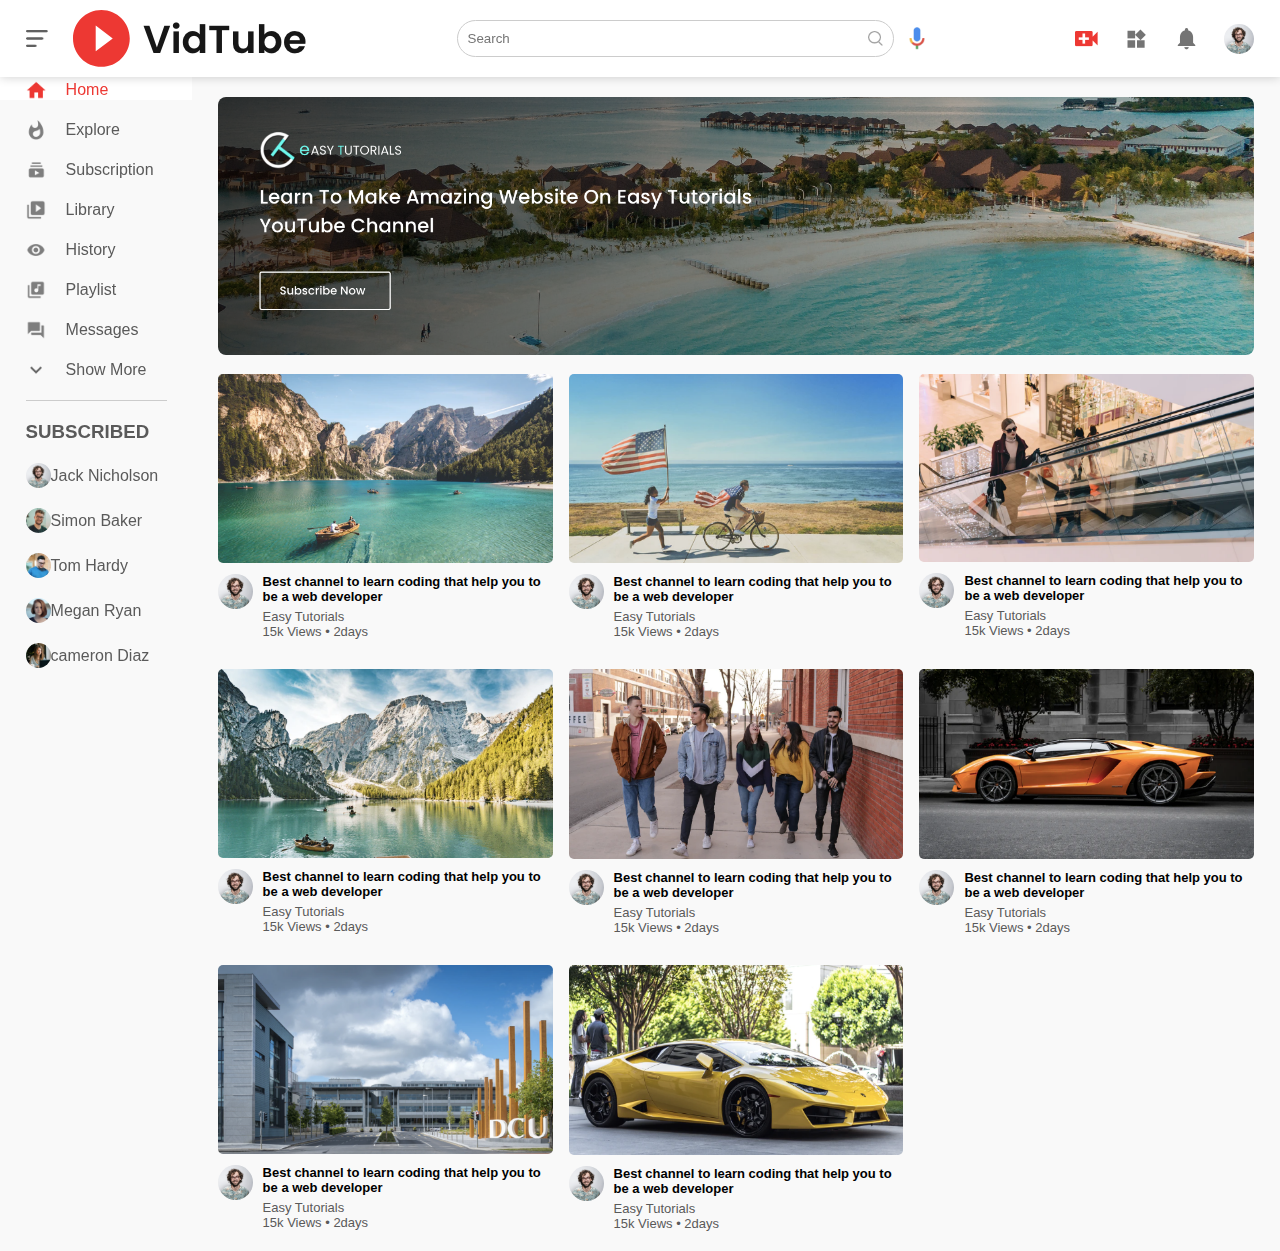
<file: index.html>
<!DOCTYPE html>
<html lang="en">
  <head>
    <meta charset="UTF-8" />
    <meta http-equiv="X-UA-Compatible" content="IE=edge" />
    <meta name="viewport" content="width=device-width, initial-scale=1.0" />
    <title>Video Sharing PLatform -VidTube</title>
    <link rel="stylesheet" href="style.css" />
  </head>
  <body>
    <nav class="flex-div">
      <div class="nav-left flex-div">
        <img src="images/menu.png" class="menu-icon" />
        <img src="images/logo.png" class="logo" />
      </div>

      <div class="nav-middle flex-div">
        <div class="search-box flex-div">
          <input type="text" placeholder="Search" />
          <img src="images/search.png" />
        </div>
        <img src="images/voice-search.png" class="mic-icon" />
      </div>

      <div class="nav-right flex-div">
        <img src="images/upload.png" />
        <img src="images/more.png" />
        <img src="images/notification.png" />
        <img src="images/Jack.png" class="user-icon" />
      </div>
    </nav>
    <!-------sidebar-->
    <div class="sidebar">
      <div class="shortcut-links">
        <a href=""
          ><img src="images/home.png" />
          <p>Home</p></a
        >
        <a href=""
          ><img src="images/explore.png" />
          <p>Explore</p></a
        >
        <a href=""
          ><img src="images/subscriprion.png" />
          <p>Subscription</p></a
        >
        <a href=""
          ><img src="images/library.png" />
          <p>Library</p></a
        >
        <a href=""
          ><img src="images/history.png" />
          <p>History</p></a
        >
        <a href=""
          ><img src="images/playlist.png" />
          <p>Playlist</p></a
        >
        <a href=""
          ><img src="images/messages.png" />
          <p>Messages</p></a
        >
        <a href=""
          ><img src="images/show-more.png" />
          <p>Show More</p></a
        >
        <hr />
      </div>
      <div class="subscribed-list">
        <h3>SUBSCRIBED</h3>
        <a href=""
          ><img src="images/Jack.png" />
          <p>Jack Nicholson</p></a
        >
        <a href=""
          ><img src="images/simon.png" />
          <p>Simon Baker</p></a
        >
        <a href=""
          ><img src="images/tom.png" />
          <p>Tom Hardy</p></a
        >
        <a href=""
          ><img src="images/megan.png" />
          <p>Megan Ryan</p></a
        >
        <a href=""
          ><img src="images/cameron.png" />
          <p>cameron Diaz</p></a
        >
      </div>
    </div>

    <!------main--------->
    <div class="container">
      <div class="banner">
        <img src="images/banner.png" />
      </div>
      <div class="list-container">
        <div class="vid-list">
          <a href="play-video.html"> <img src="images/thumbnail1.png" class="thumbnail" /></a>
          <div class="flex-div">
            <img src="images/Jack.png">
          <div class="vid-info">
              <a href="play-video.html">Best channel to learn coding that help you to be a web developer</a>
              <p>Easy Tutorials</p>
              <p>15k Views &bull; 2days</p>
          </div>
        </div>
      </div>
      <div class="vid-list">
          <a href=""> <img src="images/thumbnail2.png" class="thumbnail" /></a>
          <div class="flex-div">
            <img src="images/Jack.png">
          <div class="vid-info">
              <a href="">Best channel to learn coding that help you to be a web developer</a>
              <p>Easy Tutorials</p>
              <p>15k Views &bull; 2days</p>
          </div>
        </div>
      </div>
      <div class="vid-list">
          <a href=""> <img src="images/thumbnail3.png" class="thumbnail" /></a>
          <div class="flex-div">
            <img src="images/Jack.png">
          <div class="vid-info">
              <a href="">Best channel to learn coding that help you to be a web developer</a>
              <p>Easy Tutorials</p>
              <p>15k Views &bull; 2days</p>
          </div>
        </div>
      </div>
      <div class="vid-list">
          <a href=""> <img src="images/thumbnail4.png" class="thumbnail" /></a>
          <div class="flex-div">
            <img src="images/Jack.png">
          <div class="vid-info">
              <a href="">Best channel to learn coding that help you to be a web developer</a>
              <p>Easy Tutorials</p>
              <p>15k Views &bull; 2days</p>
          </div>
        </div>
      </div>
      <div class="vid-list">
          <a href=""> <img src="images/thumbnail5.png" class="thumbnail" /></a>
          <div class="flex-div">
            <img src="images/Jack.png">
          <div class="vid-info">
              <a href="">Best channel to learn coding that help you to be a web developer</a>
              <p>Easy Tutorials</p>
              <p>15k Views &bull; 2days</p>
          </div>
        </div>
      </div>
      <div class="vid-list">
          <a href=""> <img src="images/thumbnail6.png" class="thumbnail" /></a>
          <div class="flex-div">
            <img src="images/Jack.png">
          <div class="vid-info">
              <a href="">Best channel to learn coding that help you to be a web developer</a>
              <p>Easy Tutorials</p>
              <p>15k Views &bull; 2days</p>
          </div>
        </div>
      </div>
      <div class="vid-list">
          <a href=""> <img src="images/thumbnail7.png" class="thumbnail" /></a>
          <div class="flex-div">
            <img src="images/Jack.png">
          <div class="vid-info">
              <a href="">Best channel to learn coding that help you to be a web developer</a>
              <p>Easy Tutorials</p>
              <p>15k Views &bull; 2days</p>
          </div>
        </div>
      </div>
      <div class="vid-list">
          <a href=""> <img src="images/thumbnail8.png" class="thumbnail" /></a>
          <div class="flex-div">
            <img src="images/Jack.png">
          <div class="vid-info">
              <a href="">Best channel to learn coding that help you to be a web developer</a>
              <p>Easy Tutorials</p>
              <p>15k Views &bull; 2days</p>
          </div>
        </div>
      </div>
    </div>
    </div>
  </div>
    <script src="script.js"></script>
  </body>
</html>
</file>
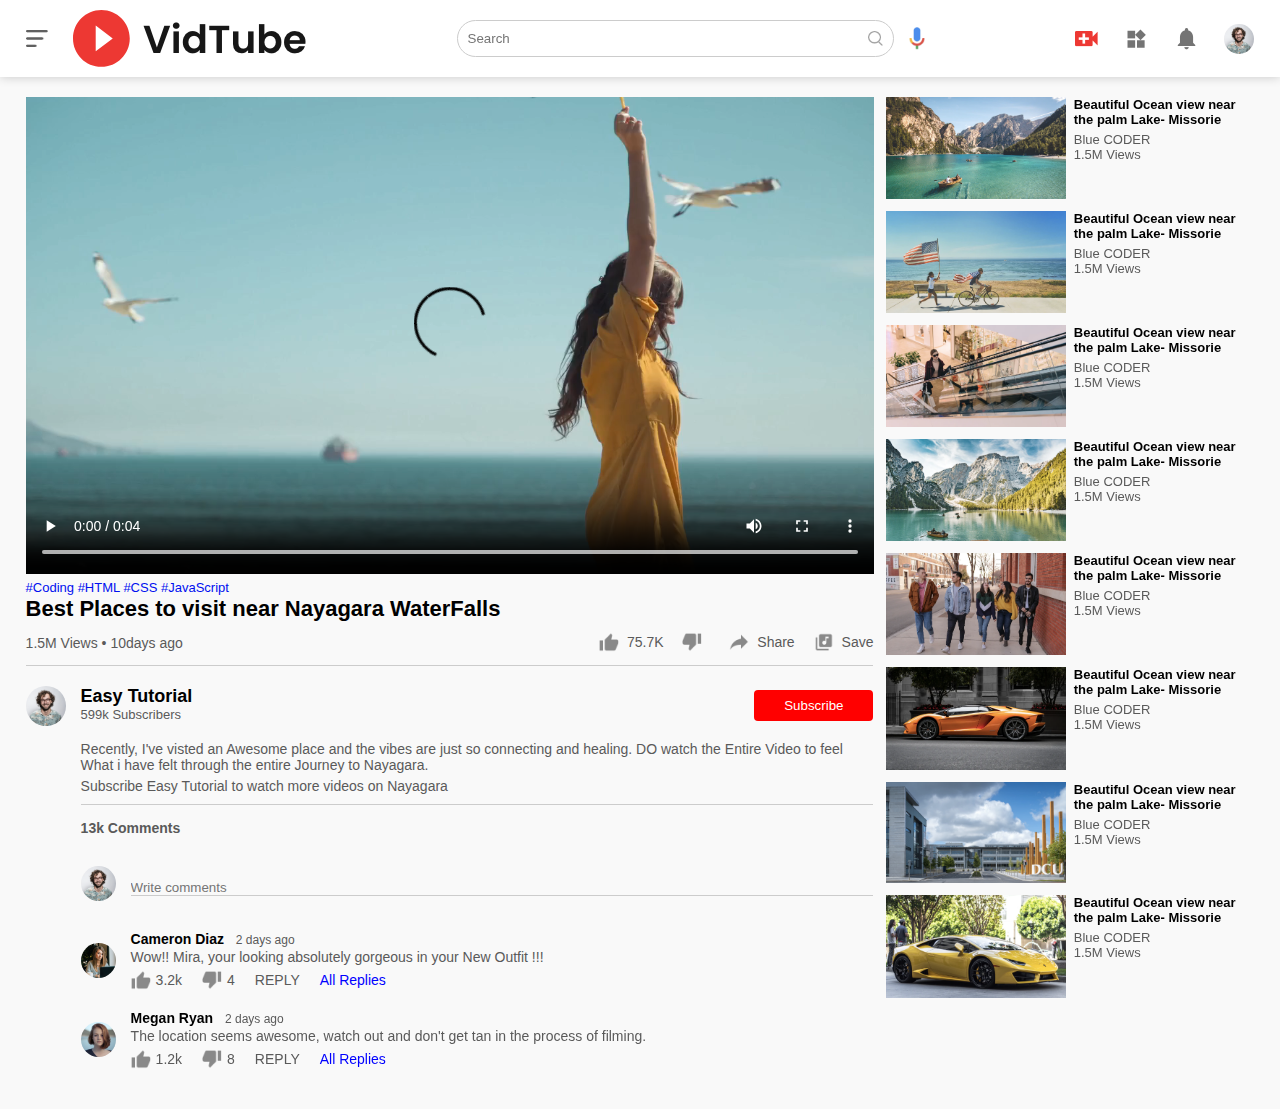
<file: play-video.html>
<!DOCTYPE html>
<html lang="en">
  <head>
    <meta charset="UTF-8" />
    <meta http-equiv="X-UA-Compatible" content="IE=edge" />
    <meta name="viewport" content="width=device-width, initial-scale=1.0" />
    <title>Play video in my website</title>
    <link rel="stylesheet" href="style.css" />
  </head>
  <body>
    <nav class="flex-div">
      <div class="nav-left flex-div">
        <img src="images/menu.png" class="menu-icon" />
        <img src="images/logo.png" class="logo" />
      </div>

      <div class="nav-middle flex-div">
        <div class="search-box flex-div">
          <input type="text" placeholder="Search" />
          <img src="images/search.png" />
        </div>
        <img src="images/voice-search.png" class="mic-icon" />
      </div>

      <div class="nav-right flex-div">
        <img src="images/upload.png" />
        <img src="images/more.png" />
        <img src="images/notification.png" />
        <img src="images/Jack.png" class="user-icon" />
      </div>
    </nav>

    <div class="container play-container">
      <div class="row">
        <div class="play-video">
          <video controls autoplay>
            <source src="images/video.mp4" type="video/mp4" />
          </video>

          <div class="tags">
            <a href="">#Coding </a><a href="">#HTML </a><a href="">#CSS </a
            ><a href="">#JavaScript </a>
          </div>
          <h3>Best Places to visit near Nayagara WaterFalls</h3>

          <div class="play-video-info">
            <p>1.5M Views &bull; 10days ago</p>
            <div>
              <a href=""><img src="images/like.png" />75.7K</a>
              <a href=""><img src="images/dislike.png" /></a>
              <a href=""><img src="images/share.png" />Share</a>
              <a href=""><img src="images/save.png" />Save</a>
            </div>
          </div>
          <hr />
          <div class="publisher">
            <img src="images/Jack.png" />
            <div>
              <p>Easy Tutorial</p>
              <span>599k Subscribers</span>
            </div>
            <button type="button">Subscribe</button>
          </div>
          <div class="vid-description">
            <p>
              Recently, I've visted an Awesome place and the vibes are just so
              connecting and healing. DO watch the Entire Video to feel What i
              have felt through the entire Journey to Nayagara.
            </p>
            <p>Subscribe Easy Tutorial to watch more videos on Nayagara</p>
            <hr />
            <h4>13k Comments</h4>
            <div class="add-comments">
              <img src="images/Jack.png" />
              <input type="text" placeholder="Write comments" />
            </div>
            <div class="old-comment">
              <img src="images/cameron.png" />
              <div>
                <h3>Cameron Diaz <span>2 days ago</span></h3>
                <p>
                  Wow!! Mira, your looking absolutely gorgeous in your New
                  Outfit !!!
                </p>
                <div class="comment-action">
                  <img src="images/like.png" />
                  <span>3.2k</span>
                  <img src="images/dislike.png" alt="" />
                  <span>4</span>
                  <span>REPLY</span>
                  <a href="">All Replies</a>
                </div>
              </div>
            </div>
            <div class="old-comment">
              <img src="images/megan.png" />
              <div>
                <h3>Megan Ryan <span>2 days ago</span></h3>
                <p>
                  The location seems awesome, watch out and don't get tan in the
                  process of filming.
                </p>
                <div class="comment-action">
                  <img src="images/like.png" />
                  <span>1.2k</span>
                  <img src="images/dislike.png" alt="" />
                  <span>8</span>
                  <span>REPLY</span>
                  <a href="">All Replies</a>
                </div>
              </div>
            </div>
          </div>
        </div>

        <div class="right-sidebar">
          <div class="side-video-list">
            <a href="" class="small-thumbnail">
              <img src="images/thumbnail1.png"
            /></a>

            <div class="vid-info">
              <a href="">Beautiful Ocean view near the palm Lake- Missorie</a>
              <p>Blue CODER</p>
              <p>1.5M Views</p>
            </div>
          </div>
          <div class="side-video-list">
            <a href="" class="small-thumbnail">
              <img src="images/thumbnail2.png"
            /></a>

            <div class="vid-info">
              <a href="">Beautiful Ocean view near the palm Lake- Missorie</a>
              <p>Blue CODER</p>
              <p>1.5M Views</p>
            </div>
          </div>
          <div class="side-video-list">
            <a href="" class="small-thumbnail">
              <img src="images/thumbnail3.png"
            /></a>

            <div class="vid-info">
              <a href="">Beautiful Ocean view near the palm Lake- Missorie</a>
              <p>Blue CODER</p>
              <p>1.5M Views</p>
            </div>
          </div>
          <div class="side-video-list">
            <a href="" class="small-thumbnail">
              <img src="images/thumbnail4.png"
            /></a>

            <div class="vid-info">
              <a href="">Beautiful Ocean view near the palm Lake- Missorie</a>
              <p>Blue CODER</p>
              <p>1.5M Views</p>
            </div>
          </div>
          <div class="side-video-list">
            <a href="" class="small-thumbnail">
              <img src="images/thumbnail5.png"
            /></a>

            <div class="vid-info">
              <a href="">Beautiful Ocean view near the palm Lake- Missorie</a>
              <p>Blue CODER</p>
              <p>1.5M Views</p>
            </div>
          </div>
          <div class="side-video-list">
            <a href="" class="small-thumbnail">
              <img src="images/thumbnail6.png"
            /></a>

            <div class="vid-info">
              <a href="">Beautiful Ocean view near the palm Lake- Missorie</a>
              <p>Blue CODER</p>
              <p>1.5M Views</p>
            </div>
          </div>
          <div class="side-video-list">
            <a href="" class="small-thumbnail">
              <img src="images/thumbnail7.png"
            /></a>

            <div class="vid-info">
              <a href="">Beautiful Ocean view near the palm Lake- Missorie</a>
              <p>Blue CODER</p>
              <p>1.5M Views</p>
            </div>
          </div>
          <div class="side-video-list">
            <a href="" class="small-thumbnail">
              <img src="images/thumbnail8.png"
            /></a>

            <div class="vid-info">
              <a href="">Beautiful Ocean view near the palm Lake- Missorie</a>
              <p>Blue CODER</p>
              <p>1.5M Views</p>
            </div>
          </div>
        </div>
      </div>
    </div>
  </body>
</html>
</file>
<file: style.css>
*{
    margin: 0;
    padding: 0;
    font-family: poppins, sans-serif;
    box-sizing: border-box;
}
a{
    text-decoration: none;
    color: #5a5a5a;
}
img{
    cursor: pointer;
}
.flex-div{
    display: flex;
    align-items: center;
}
nav{
    padding: 10px 2%;
    justify-content: space-between;
    box-shadow: 0 0 10px rgba(0,0, 0, 0.2);
    background: #fff;
    position: sticky;
    top: 0;
    z-index: 10;
}
.nav-right img{
    width: 25px;
    margin-right: 25px;
}
.nav-right .user-icon{
    width: 30px;
    border-radius: 50%;
    margin-right: 0;
}
.nav-left .menu-icon{
    width: 22px;
    margin-right: 25px;
}
.nav-right .logo{
    width: 130px;
}
.nav-middle .mic-icon{
    width: 16px;
}
.nav-middle .search-box{
    border: 1px solid #ccc;
    margin-right: 15px;
    padding: 10px;
    border-radius: 25px;
}
.nav-middle .search-box input{
    width:400px;
    border: 0;
    outline: 0;
    background: transparent;
}
.nav-middle .search-box img{
    width: 15px;
}


/*-------sidebar--------*/
.sidebar{
    background: #fff;
    width: 15%;
    height: 100px;
    position: fixed;
    top:0;  
    padding-left: 2%;
    padding-top: 80px;
}
.shortcut-links a img{
    width: 20px;
    margin-right: 20px;
}
.shortcut-links a{
    display: flex;
    align-items: center;
    margin-bottom: 20px;
    width: fit-content;
    flex-wrap: wrap;
}
.shortcut-links a:first-child{
    color: #ed3833;
}
.sidebar hr{
    border:0;
    height:1px;
    background: #ccc;
    width:85%;
}
.subscribed-list h3{
    font-size: l3px;
    margin: 20px 0;
    color: #5a5a5a;
}
.subscribed-list a {
   display: flex;
   align-items: center;
   margin-bottom: 20px;
   width: fit-content;
   flex-wrap: wrap;

}
.subscribed-list a img {
    width:25px;
    border-radius: 50%;
    margin-right: 20;
}
.small-sidebar{
    width: 5%;

}
.small-sidebar a p{
    display: none;
}
.small-sidebar h3{
    display: none;
}
.small-sidebar hr{
   width: 50%;
   margin-bottom: 25%;
}

/*--------main------*/
.container{
    background: #f9f9f9;
    padding-left:17%;
    padding-right:2% ;
    padding-top: 20px;
    padding-bottom: 20px;
}
.large-container{
    padding-left: 7%;
    
}
.banner{
    width:100%;
}
.banner img{
    width: 100%;
    border-radius: 8px;
}
.list-container{
    display: grid;
    grid-template-columns: repeat(auto-fit, minmax(250px, 1fr));
    grid-column-gap: 16px;
    grid-row-gap: 30px;
    margin-top: 15px;
    }

.vid-list .thumbnail{
        width: 100%;
        border-radius: 5px;
     }

.vid-list .flex-div{
        align-items: flex-start;
        margin-top: 7px;
    }

.vid-list .flex-div img{
    width: 35px;
    margin-right: 10px;
    border-radius: 50%;
}
.vid-info{
    color: #5a5a5a;
    font-size: 13px;
}
.vid-info a{
     color: #000;
     font-weight: 600;
     display: block;
     margin-bottom: 5px;
}

@media (max-width: 800px){
    .menu-icon{
        display: none;
    }
    .sidebar{
        display: none;
    }
    .container, .large-container{
        padding-left: 5%;
        padding-right: 5%;
    }
    .nav-right img{
        display: none;
    }
    .nav-right .user-icon{
        display: block;
        width: 30px;
        margin-right: 10px;
    }
    .nav-middle .search-box input{
                width: 100px;
               margin-top: auto;
    }
    .nav-middle .mic-icon{
        display: none;
    }
    .logo{
        width:90px;
    }

}


/* ----------play video page---------- */

.play-container{
    padding-left: 2%;
}

.row{
    display: flex;
    justify-content: space-between;
    flex-wrap: wrap;
}
.play-video{
    flex-basis: 69%;
}
.right-sidebar{
    flex-basis: 30%;
}
.play-video video{
    width: 100%;
}
.side-video-list{
    display: flex;
    justify-content: space-between;
    margin-bottom: 8px;
}
.side-video-list img{
    width: 100%;
}
.side-video-list .small-thumbnail{
    flex-basis: 49%;
}
.side-video-list .vid-info{
    flex-basis: 49%;
}

.play-video .tags a{
    color: #000ff0;
    font-size: 13px;
}
.play-video h3{
    font-weight: 600;
    font-size: 22px;
}

.play-video .play-video-info{
    display: flex;
    align-items: center;
    justify-content: space-between;
    flex-wrap: wrap;
    margin-top: 10px;
    font-size: 14px;
    color: #5a5a5a;
}
.play-video .play-video-info a img{
    width: 20px;
    margin-right: 8px;
}
.play-video .play-video-info a{
    display: inline-flex;
    align-items:center ;
    margin-left: 15px;
}
.play-video hr{
    border: 0;
    height: 1px;
    background: #ccc;
    margin: 10px 0px;
}

.publisher{
    display: flex;
    align-items: center;
    margin-top: 20px;
}
.publisher div{
    flex: 1;
    line-height: 18px;
}
.publisher img{
    width: 40px;
    border-radius: 50%;
    margin-right: 15px;
}
.publisher div p{
    color: #000;
    font-weight: 600;
    font-size: 18px;
}
.publisher div span{
    font-size: 13px;
    color: #5a5a5a;
}
.publisher button{
    background: red;
    color: #fff;
    padding: 8px 30px;
    border: 0;
    outline: 0;
    border-radius: 4px;
    cursor: pointer;
}
.vid-description{
    padding-left: 55px;
    margin: 15px 0;
}
.vid-description p{
    font-size: 14px;
    margin-bottom: 5px;
    color: #5a5a5a;
}
.vid-description h4{
    font-size: 14px;
    color: #5a5a5a;
    margin-top: 15px;
}
.add-comments{
    display: flex;
    align-items: center;
    margin:30px 0;
}
.add-comments img{
    width: 35px;
    border-radius: 50%;
    margin-right: 15px;
}
.add-comments input{
    border: 0;
    outline: 0;
    border-bottom: 1px solid #ccc;
    width: 100%;
    padding-top: 10px;
    background: transparent;
}
.old-comment{
    display: flex;
    align-items: center;
    margin: 20px 0;
}
.old-comment img{
    width:35px;
    border-radius: 50%;
    margin-right: 15px;
}
.old-comment h3{
    font-size: 14px;
    margin-bottom: 2px;
}
.old-comment h3 span{
    font-size: 12px;
    color: #5a5a5a;
    font-weight: 500;
    margin-left: 8px;
}
.old-comment .comment-action{
    display: flex;
    align-items: center;
    margin: 8px, 0;
    font-size: 14px;
}
.old-comment .comment-action img{
    border-radius: 0;
    width: 20px;
    margin-right: 5px;
}
.old-comment .comment-action span{
    margin-right: 20px;
    color: #5a5a5a
}
.old-comment .comment-action a{
    color: #0000ff;
}

@media (max-width:900px){
    .play-video{
        flex-basis: 100%;
    }
    .right-sidebar{
        flex-basis: 100%;
    }
    .play-container{
        padding-left: 5%;
    }
    .vid-description{
        padding-left: 0;
    }
        .play-video .play-video-info a{
            margin-left: 0;
            margin-right: 15px;
            margin-top: 15px;
        }
}
</file>
